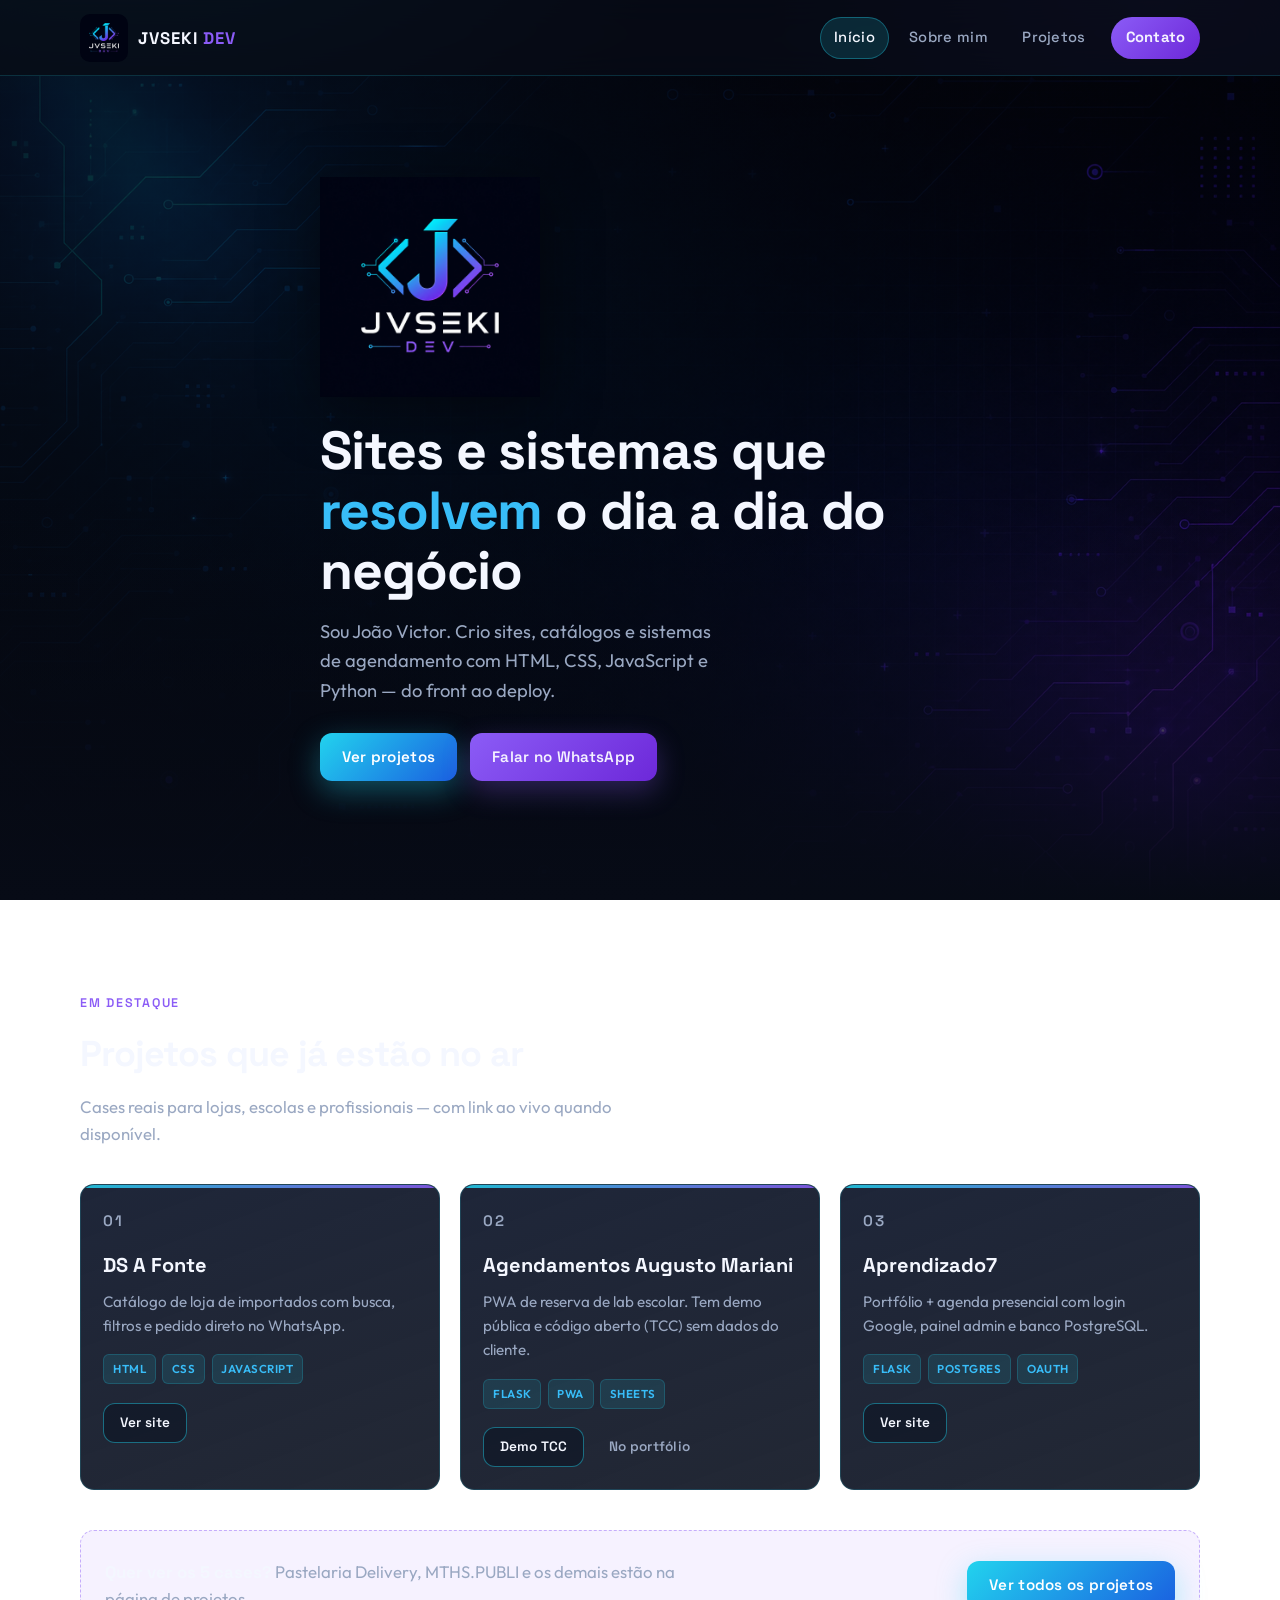
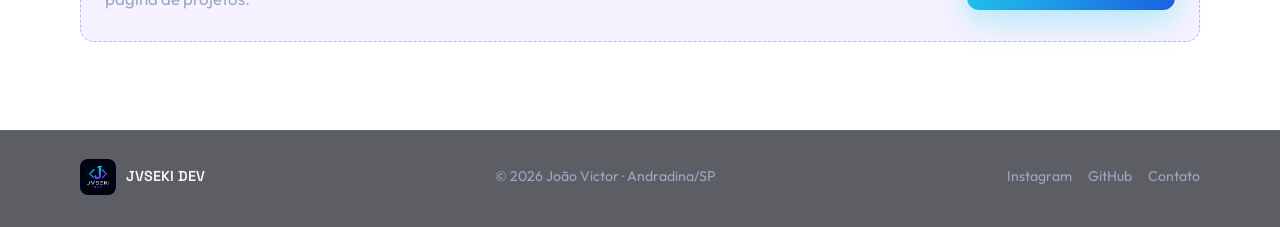
<file: index.html>
<!DOCTYPE html>
<html lang="pt-BR">
<head>
  <meta charset="UTF-8">
  <meta name="viewport" content="width=device-width, initial-scale=1.0">
  <meta name="description" content="JVSEKI — Sites e sistemas web para negócios locais. João Victor, desenvolvedor front-end e Python.">
  <title>JVSEKI DEV — Portfólio</title>
  <link rel="icon" href="assets/logo.png" type="image/png">
  <link rel="preconnect" href="https://fonts.googleapis.com">
  <link rel="preconnect" href="https://fonts.gstatic.com" crossorigin>
  <link href="https://fonts.googleapis.com/css2?family=Outfit:wght@400;500;600;700&family=Space+Grotesk:wght@500;600;700&display=swap" rel="stylesheet">
  <link rel="stylesheet" href="css/style.css">
</head>
<body>
  <header class="site-header">
    <div class="container header-inner">
      <a href="index.html" class="brand" aria-label="JVSEKI DEV — início">
        <img src="assets/logo.png" alt="" class="brand__logo" width="48" height="48">
        <span class="brand__text">JVSEKI <span>DEV</span></span>
      </a>
      <button class="menu-toggle" type="button" aria-label="Abrir menu" aria-expanded="false">
        <span></span><span></span><span></span>
      </button>
      <nav class="nav" aria-label="Principal">
        <a href="index.html" data-page="index.html">Início</a>
        <a href="sobre.html" data-page="sobre.html">Sobre mim</a>
        <a href="projetos.html" data-page="projetos.html">Projetos</a>
        <a href="contato.html" data-page="contato.html" class="nav-cta">Contato</a>
      </nav>
    </div>
  </header>

  <main>
    <section class="hero">
      <div class="hero__bg" role="img" aria-label="Banner JVSEKI DEV"></div>
      <div class="container hero__content">
        <img src="assets/logo.png" alt="JVSEKI DEV" class="hero__brand" width="220" height="220">
        <h1>Sites e sistemas que <em>resolvem</em> o dia a dia do negócio</h1>
        <p class="hero__lead">
          Sou João Victor. Crio sites, catálogos e sistemas de agendamento com HTML, CSS, JavaScript e Python — do front ao deploy.
        </p>
        <div class="hero__actions">
          <a href="projetos.html" class="btn btn-primary">Ver projetos</a>
          <a href="https://wa.me/5518997640335?text=Ol%C3%A1%20Jo%C3%A3o!%20Vim%20pelo%20seu%20portf%C3%B3lio%20e%20gostaria%20de%20um%20or%C3%A7amento." class="btn btn-accent" target="_blank" rel="noopener noreferrer">Falar no WhatsApp</a>
        </div>
      </div>
    </section>

    <section class="section">
      <div class="container">
        <div class="section-head reveal">
          <span class="eyebrow">Em destaque</span>
          <h2>Projetos que já estão no ar</h2>
          <p>Cases reais para lojas, escolas e profissionais — com link ao vivo quando disponível.</p>
        </div>

        <div class="project-grid">
          <article class="project-item reveal">
            <p class="project-item__index">01</p>
            <h3>DS A Fonte</h3>
            <p>Catálogo de loja de importados com busca, filtros e pedido direto no WhatsApp.</p>
            <div class="stack">
              <span>HTML</span><span>CSS</span><span>JavaScript</span>
            </div>
            <div class="project-item__links">
              <a class="btn btn-outline" href="https://ds-story-coral.vercel.app" target="_blank" rel="noopener noreferrer">Ver site</a>
            </div>
          </article>

          <article class="project-item reveal">
            <p class="project-item__index">02</p>
            <h3>Agendamentos Augusto Mariani</h3>
            <p>PWA de reserva de lab escolar. Tem demo pública e código aberto (TCC) sem dados do cliente.</p>
            <div class="stack">
              <span>Flask</span><span>PWA</span><span>Sheets</span>
            </div>
            <div class="project-item__links">
              <a class="btn btn-outline" href="https://labreserva-tcc.vercel.app" target="_blank" rel="noopener noreferrer">Demo TCC</a>
              <a class="btn btn-ghost" href="projetos.html#demo-lab">No portfólio</a>
            </div>
          </article>

          <article class="project-item reveal">
            <p class="project-item__index">03</p>
            <h3>Aprendizado7</h3>
            <p>Portfólio + agenda presencial com login Google, painel admin e banco PostgreSQL.</p>
            <div class="stack">
              <span>Flask</span><span>Postgres</span><span>OAuth</span>
            </div>
            <div class="project-item__links">
              <a class="btn btn-outline" href="https://aprendizado7.vercel.app" target="_blank" rel="noopener noreferrer">Ver site</a>
            </div>
          </article>
        </div>

        <div class="github-banner reveal">
          <p><strong>Quer ver os 5 cases?</strong> Pastelaria Delivery, MTHS.PUBLI e os demais estão na página de projetos.</p>
          <a class="btn btn-primary" href="projetos.html">Ver todos os projetos</a>
        </div>
      </div>
    </section>
  </main>

  <footer class="site-footer">
    <div class="container footer-inner">
      <div class="footer-brand">
        <img src="assets/logo.png" alt="" width="36" height="36">
        <span>JVSEKI DEV</span>
      </div>
      <p class="footer-meta">&copy; <span id="year"></span> João Victor · Andradina/SP</p>
      <div class="footer-links">
        <a href="https://instagram.com/jvseki" target="_blank" rel="noopener noreferrer">Instagram</a>
        <a href="https://github.com/jvseki" target="_blank" rel="noopener noreferrer">GitHub</a>
        <a href="contato.html">Contato</a>
      </div>
    </div>
  </footer>

  <script src="js/main.js"></script>
</body>
</html>
</file>
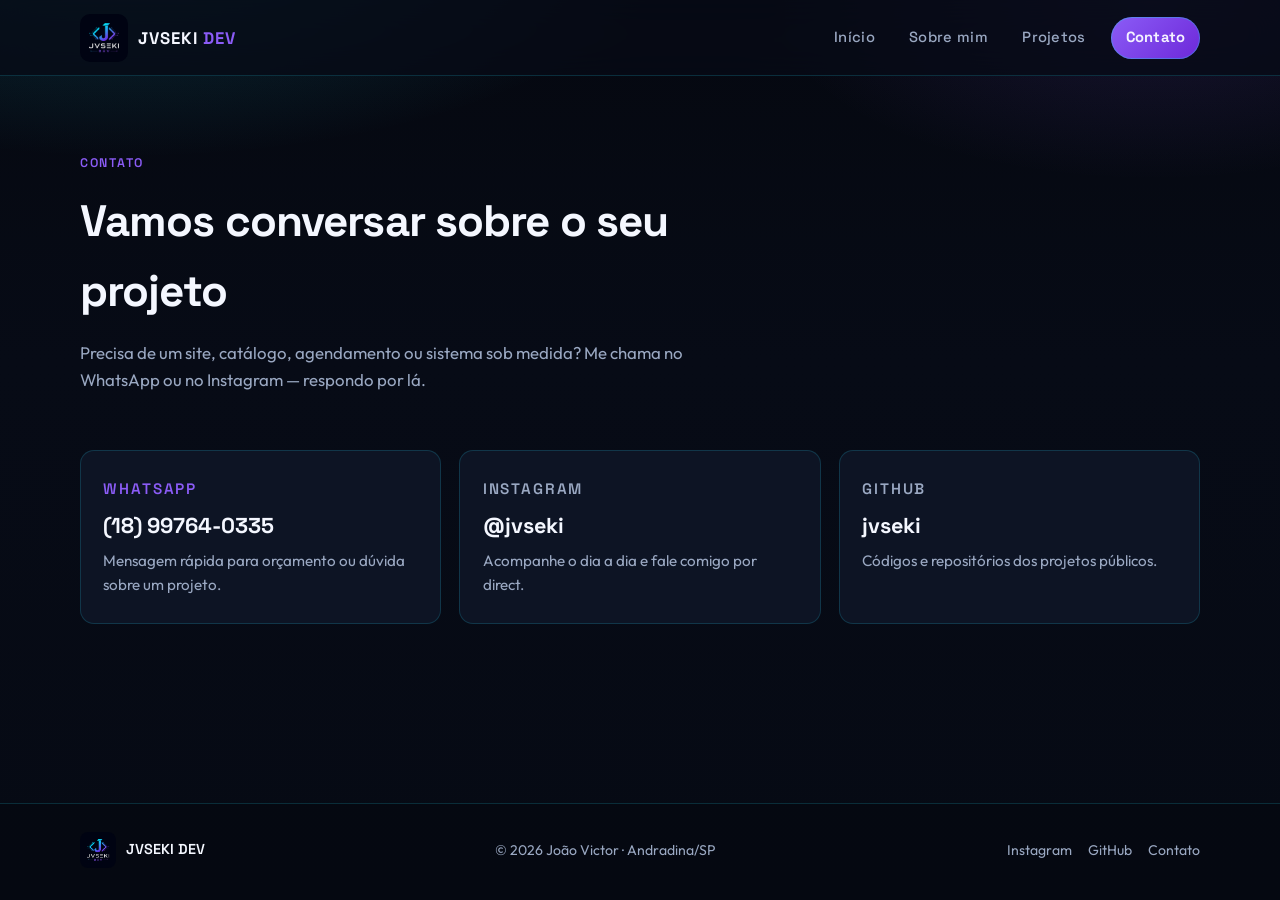
<file: contato.html>
<!DOCTYPE html>
<html lang="pt-BR">
<head>
  <meta charset="UTF-8">
  <meta name="viewport" content="width=device-width, initial-scale=1.0">
  <meta name="description" content="Contato JVSEKI — Instagram @jvseki e WhatsApp (18) 99764-0335. Peça um orçamento.">
  <title>Contato — JVSEKI DEV</title>
  <link rel="icon" href="assets/logo.png" type="image/png">
  <link rel="preconnect" href="https://fonts.googleapis.com">
  <link rel="preconnect" href="https://fonts.gstatic.com" crossorigin>
  <link href="https://fonts.googleapis.com/css2?family=Outfit:wght@400;500;600;700&family=Space+Grotesk:wght@500;600;700&display=swap" rel="stylesheet">
  <link rel="stylesheet" href="css/style.css">
</head>
<body>
  <header class="site-header">
    <div class="container header-inner">
      <a href="index.html" class="brand" aria-label="JVSEKI DEV — início">
        <img src="assets/logo.png" alt="" class="brand__logo" width="48" height="48">
        <span class="brand__text">JVSEKI <span>DEV</span></span>
      </a>
      <button class="menu-toggle" type="button" aria-label="Abrir menu" aria-expanded="false">
        <span></span><span></span><span></span>
      </button>
      <nav class="nav" aria-label="Principal">
        <a href="index.html" data-page="index.html">Início</a>
        <a href="sobre.html" data-page="sobre.html">Sobre mim</a>
        <a href="projetos.html" data-page="projetos.html">Projetos</a>
        <a href="contato.html" data-page="contato.html" class="nav-cta">Contato</a>
      </nav>
    </div>
  </header>

  <main>
    <div class="container">
      <div class="contact-hero reveal">
        <span class="eyebrow">Contato</span>
        <h1>Vamos conversar sobre o seu projeto</h1>
        <p>
          Precisa de um site, catálogo, agendamento ou sistema sob medida?
          Me chama no WhatsApp ou no Instagram — respondo por lá.
        </p>
      </div>

      <div class="contact-channels">
        <a
          class="channel channel--wa reveal"
          href="https://wa.me/5518997640335?text=Ol%C3%A1%20Jo%C3%A3o!%20Vim%20pelo%20seu%20portf%C3%B3lio%20e%20gostaria%20de%20um%20or%C3%A7amento."
          target="_blank"
          rel="noopener noreferrer"
        >
          <p class="channel__label">WhatsApp</p>
          <h2>(18) 99764-0335</h2>
          <p>Mensagem rápida para orçamento ou dúvida sobre um projeto.</p>
        </a>

        <a
          class="channel reveal"
          href="https://instagram.com/jvseki"
          target="_blank"
          rel="noopener noreferrer"
        >
          <p class="channel__label">Instagram</p>
          <h2>@jvseki</h2>
          <p>Acompanhe o dia a dia e fale comigo por direct.</p>
        </a>

        <a
          class="channel reveal"
          href="https://github.com/jvseki"
          target="_blank"
          rel="noopener noreferrer"
        >
          <p class="channel__label">GitHub</p>
          <h2>jvseki</h2>
          <p>Códigos e repositórios dos projetos públicos.</p>
        </a>
      </div>
    </div>
  </main>

  <footer class="site-footer">
    <div class="container footer-inner">
      <div class="footer-brand">
        <img src="assets/logo.png" alt="" width="36" height="36">
        <span>JVSEKI DEV</span>
      </div>
      <p class="footer-meta">&copy; <span id="year"></span> João Victor · Andradina/SP</p>
      <div class="footer-links">
        <a href="https://instagram.com/jvseki" target="_blank" rel="noopener noreferrer">Instagram</a>
        <a href="https://github.com/jvseki" target="_blank" rel="noopener noreferrer">GitHub</a>
        <a href="contato.html">Contato</a>
      </div>
    </div>
  </footer>

  <script src="js/main.js"></script>
</body>
</html>
</file>
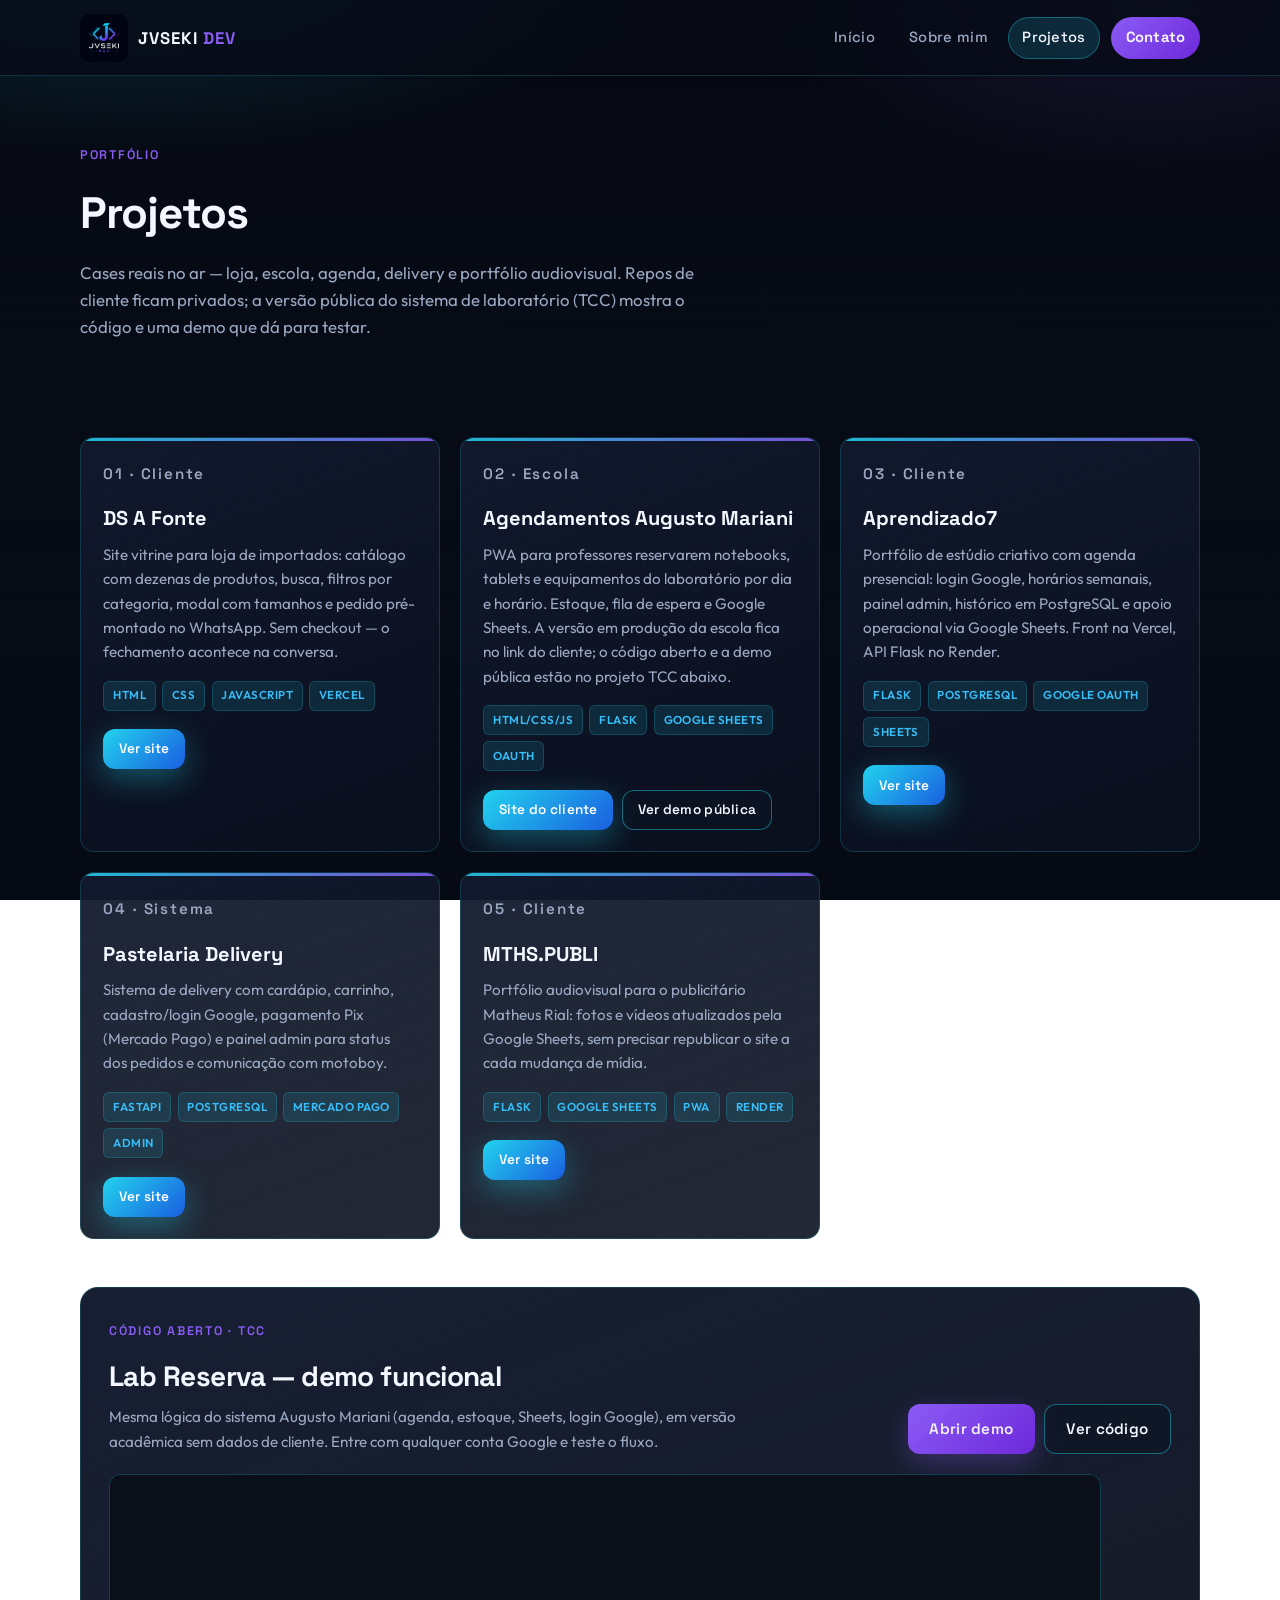
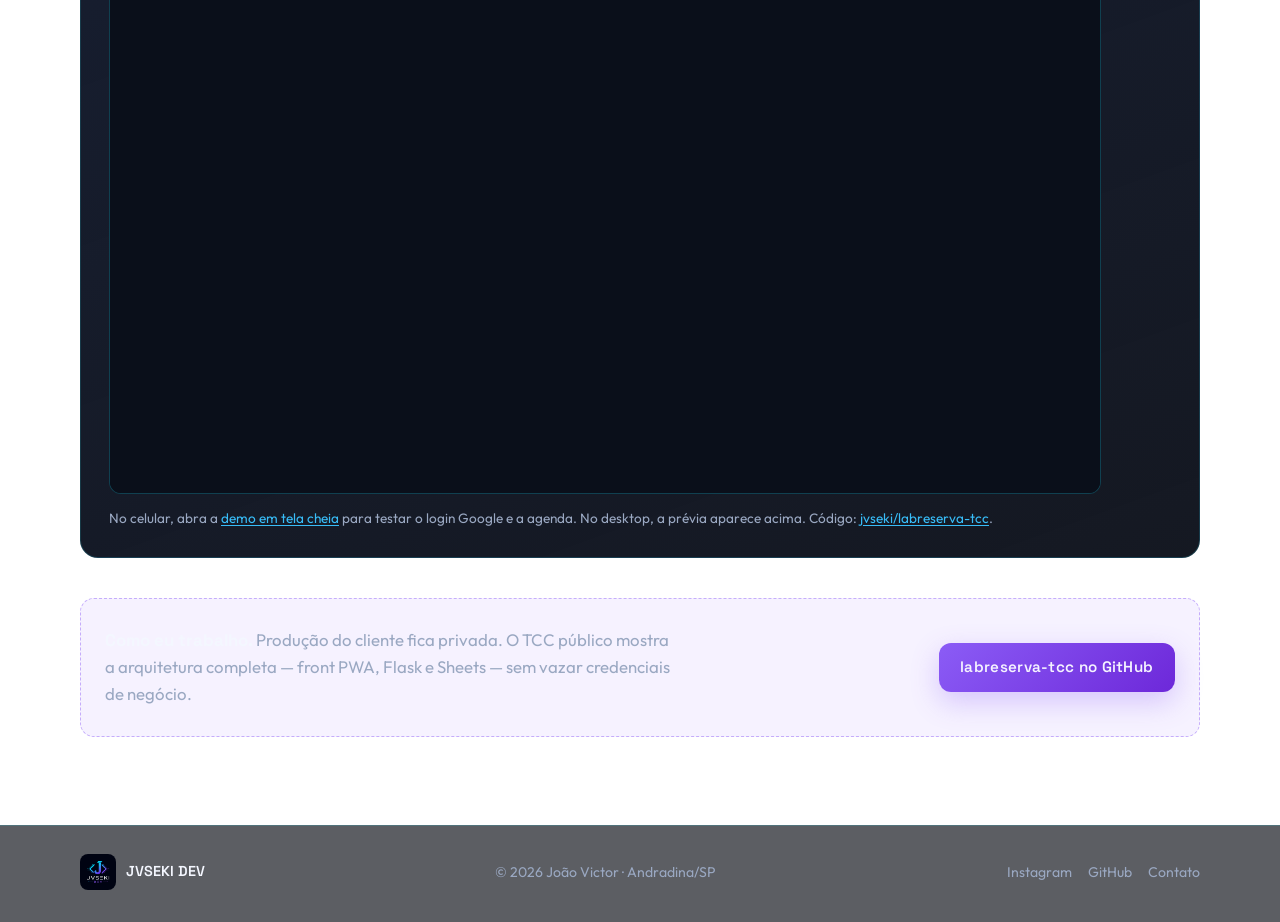
<file: projetos.html>
<!DOCTYPE html>
<html lang="pt-BR">
<head>
  <meta charset="UTF-8">
  <meta name="viewport" content="width=device-width, initial-scale=1.0">
  <meta name="description" content="Projetos JVSEKI — DS A Fonte, Augusto Mariani, Aprendizado7, Pastelaria Delivery e MTHS.PUBLI.">
  <title>Projetos — JVSEKI DEV</title>
  <link rel="icon" href="assets/logo.png" type="image/png">
  <link rel="preconnect" href="https://fonts.googleapis.com">
  <link rel="preconnect" href="https://fonts.gstatic.com" crossorigin>
  <link href="https://fonts.googleapis.com/css2?family=Outfit:wght@400;500;600;700&family=Space+Grotesk:wght@500;600;700&display=swap" rel="stylesheet">
  <link rel="stylesheet" href="css/style.css">
</head>
<body>
  <header class="site-header">
    <div class="container header-inner">
      <a href="index.html" class="brand" aria-label="JVSEKI DEV — início">
        <img src="assets/logo.png" alt="" class="brand__logo" width="48" height="48">
        <span class="brand__text">JVSEKI <span>DEV</span></span>
      </a>
      <button class="menu-toggle" type="button" aria-label="Abrir menu" aria-expanded="false">
        <span></span><span></span><span></span>
      </button>
      <nav class="nav" aria-label="Principal">
        <a href="index.html" data-page="index.html">Início</a>
        <a href="sobre.html" data-page="sobre.html">Sobre mim</a>
        <a href="projetos.html" data-page="projetos.html">Projetos</a>
        <a href="contato.html" data-page="contato.html" class="nav-cta">Contato</a>
      </nav>
    </div>
  </header>

  <main>
    <div class="container page-intro reveal">
      <span class="eyebrow">Portfólio</span>
      <h1>Projetos</h1>
      <p>
        Cases reais no ar — loja, escola, agenda, delivery e portfólio audiovisual.
        Repos de cliente ficam privados; a versão pública do sistema de laboratório (TCC) mostra o código e uma demo que dá para testar.
      </p>
    </div>

    <section class="section">
      <div class="container">
        <div class="project-grid">
          <article class="project-item reveal">
            <p class="project-item__index">01 · Cliente</p>
            <h3>DS A Fonte</h3>
            <p>
              Site vitrine para loja de importados: catálogo com dezenas de produtos, busca, filtros por categoria,
              modal com tamanhos e pedido pré-montado no WhatsApp. Sem checkout — o fechamento acontece na conversa.
            </p>
            <div class="stack">
              <span>HTML</span><span>CSS</span><span>JavaScript</span><span>Vercel</span>
            </div>
            <div class="project-item__links">
              <a class="btn btn-primary" href="https://ds-story-coral.vercel.app" target="_blank" rel="noopener noreferrer">Ver site</a>
            </div>
          </article>

          <article class="project-item reveal" id="mariani">
            <p class="project-item__index">02 · Escola</p>
            <h3>Agendamentos Augusto Mariani</h3>
            <p>
              PWA para professores reservarem notebooks, tablets e equipamentos do laboratório por dia e horário.
              Estoque, fila de espera e Google Sheets. A versão em produção da escola fica no link do cliente;
              o código aberto e a demo pública estão no projeto TCC abaixo.
            </p>
            <div class="stack">
              <span>HTML/CSS/JS</span><span>Flask</span><span>Google Sheets</span><span>OAuth</span>
            </div>
            <div class="project-item__links">
              <a class="btn btn-primary" href="https://augustomarianireserva.vercel.app" target="_blank" rel="noopener noreferrer">Site do cliente</a>
              <a class="btn btn-outline" href="#demo-lab">Ver demo pública</a>
            </div>
          </article>

          <article class="project-item reveal">
            <p class="project-item__index">03 · Cliente</p>
            <h3>Aprendizado7</h3>
            <p>
              Portfólio de estúdio criativo com agenda presencial: login Google, horários semanais, painel admin,
              histórico em PostgreSQL e apoio operacional via Google Sheets. Front na Vercel, API Flask no Render.
            </p>
            <div class="stack">
              <span>Flask</span><span>PostgreSQL</span><span>Google OAuth</span><span>Sheets</span>
            </div>
            <div class="project-item__links">
              <a class="btn btn-primary" href="https://aprendizado7.vercel.app" target="_blank" rel="noopener noreferrer">Ver site</a>
            </div>
          </article>

          <article class="project-item reveal">
            <p class="project-item__index">04 · Sistema</p>
            <h3>Pastelaria Delivery</h3>
            <p>
              Sistema de delivery com cardápio, carrinho, cadastro/login Google, pagamento Pix (Mercado Pago)
              e painel admin para status dos pedidos e comunicação com motoboy.
            </p>
            <div class="stack">
              <span>FastAPI</span><span>PostgreSQL</span><span>Mercado Pago</span><span>Admin</span>
            </div>
            <div class="project-item__links">
              <a class="btn btn-primary" href="https://pastelaria-mu.vercel.app" target="_blank" rel="noopener noreferrer">Ver site</a>
            </div>
          </article>

          <article class="project-item reveal">
            <p class="project-item__index">05 · Cliente</p>
            <h3>MTHS.PUBLI</h3>
            <p>
              Portfólio audiovisual para o publicitário Matheus Rial: fotos e vídeos atualizados pela Google Sheets,
              sem precisar republicar o site a cada mudança de mídia.
            </p>
            <div class="stack">
              <span>Flask</span><span>Google Sheets</span><span>PWA</span><span>Render</span>
            </div>
            <div class="project-item__links">
              <a class="btn btn-primary" href="https://portfolio-matheus-rial.onrender.com" target="_blank" rel="noopener noreferrer">Ver site</a>
            </div>
          </article>
        </div>

        <div class="demo-block reveal" id="demo-lab">
          <div class="demo-block__head">
            <div>
              <span class="eyebrow">Código aberto · TCC</span>
              <h2>Lab Reserva — demo funcional</h2>
              <p>
                Mesma lógica do sistema Augusto Mariani (agenda, estoque, Sheets, login Google),
                em versão acadêmica sem dados de cliente. Entre com qualquer conta Google e teste o fluxo.
              </p>
            </div>
            <div class="demo-block__actions">
              <a class="btn btn-accent" href="https://labreserva-tcc.vercel.app" target="_blank" rel="noopener noreferrer">Abrir demo</a>
              <a class="btn btn-outline" href="https://github.com/jvseki/labreserva-tcc" target="_blank" rel="noopener noreferrer">Ver código</a>
            </div>
          </div>
          <div class="demo-frame-wrap">
            <iframe
              src="https://labreserva-tcc.vercel.app"
              title="Demo Lab Reserva TCC — agendamento de notebooks"
              loading="lazy"
              referrerpolicy="no-referrer-when-downgrade"
              allow="fullscreen"
            ></iframe>
          </div>
          <p class="demo-frame-note">
            No celular, abra a
            <a href="https://labreserva-tcc.vercel.app" target="_blank" rel="noopener noreferrer">demo em tela cheia</a>
            para testar o login Google e a agenda. No desktop, a prévia aparece acima. Código:
            <a href="https://github.com/jvseki/labreserva-tcc" target="_blank" rel="noopener noreferrer">jvseki/labreserva-tcc</a>.
          </p>
        </div>

        <div class="github-banner reveal">
          <p>
            <strong>Como eu trabalho.</strong>
            Produção do cliente fica privada. O TCC público mostra a arquitetura completa — front PWA, Flask e Sheets — sem vazar credenciais de negócio.
          </p>
          <a class="btn btn-accent" href="https://github.com/jvseki/labreserva-tcc" target="_blank" rel="noopener noreferrer">labreserva-tcc no GitHub</a>
        </div>
      </div>
    </section>
  </main>

  <footer class="site-footer">
    <div class="container footer-inner">
      <div class="footer-brand">
        <img src="assets/logo.png" alt="" width="36" height="36">
        <span>JVSEKI DEV</span>
      </div>
      <p class="footer-meta">&copy; <span id="year"></span> João Victor · Andradina/SP</p>
      <div class="footer-links">
        <a href="https://instagram.com/jvseki" target="_blank" rel="noopener noreferrer">Instagram</a>
        <a href="https://github.com/jvseki" target="_blank" rel="noopener noreferrer">GitHub</a>
        <a href="contato.html">Contato</a>
      </div>
    </div>
  </footer>

  <script src="js/main.js"></script>
</body>
</html>
</file>
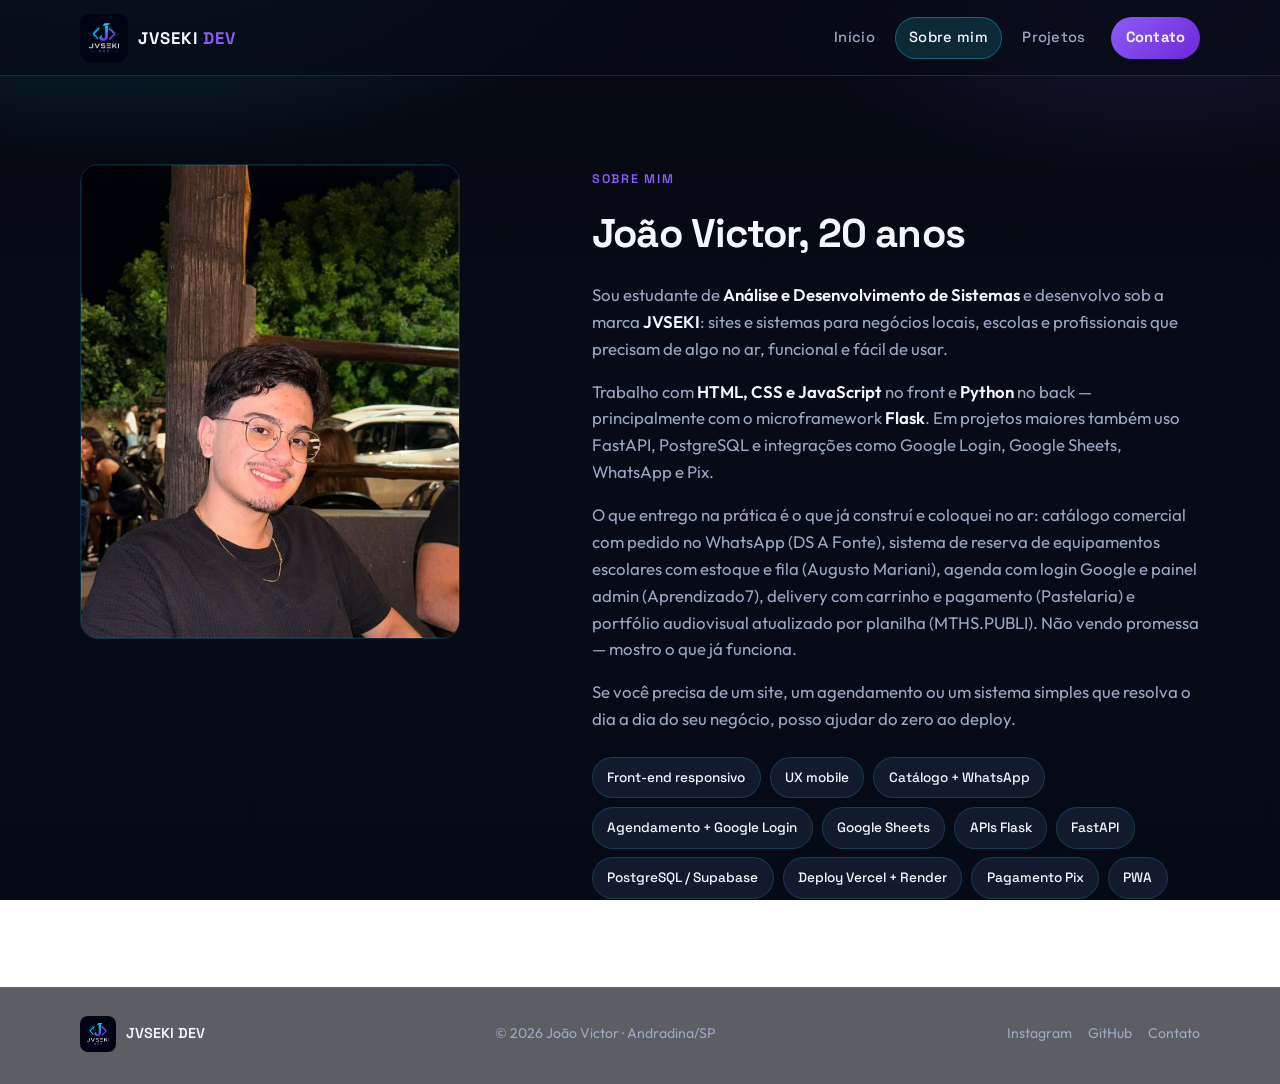
<file: sobre.html>
<!DOCTYPE html>
<html lang="pt-BR">
<head>
  <meta charset="UTF-8">
  <meta name="viewport" content="width=device-width, initial-scale=1.0">
  <meta name="description" content="Sobre João Victor — estudante de ADS e desenvolvedor JVSEKI. Sites, agendamentos e sistemas web.">
  <title>Sobre mim — JVSEKI DEV</title>
  <link rel="icon" href="assets/logo.png" type="image/png">
  <link rel="preconnect" href="https://fonts.googleapis.com">
  <link rel="preconnect" href="https://fonts.gstatic.com" crossorigin>
  <link href="https://fonts.googleapis.com/css2?family=Outfit:wght@400;500;600;700&family=Space+Grotesk:wght@500;600;700&display=swap" rel="stylesheet">
  <link rel="stylesheet" href="css/style.css">
</head>
<body>
  <header class="site-header">
    <div class="container header-inner">
      <a href="index.html" class="brand" aria-label="JVSEKI DEV — início">
        <img src="assets/logo.png" alt="" class="brand__logo" width="48" height="48">
        <span class="brand__text">JVSEKI <span>DEV</span></span>
      </a>
      <button class="menu-toggle" type="button" aria-label="Abrir menu" aria-expanded="false">
        <span></span><span></span><span></span>
      </button>
      <nav class="nav" aria-label="Principal">
        <a href="index.html" data-page="index.html">Início</a>
        <a href="sobre.html" data-page="sobre.html">Sobre mim</a>
        <a href="projetos.html" data-page="projetos.html">Projetos</a>
        <a href="contato.html" data-page="contato.html" class="nav-cta">Contato</a>
      </nav>
    </div>
  </header>

  <main>
    <section class="section">
      <div class="container about-layout">
        <div class="about-photo reveal">
          <img src="assets/foto.png" alt="João Victor, desenvolvedor JVSEKI" width="760" height="950">
        </div>

        <div class="about-copy reveal">
          <span class="eyebrow">Sobre mim</span>
          <h1>João Victor, 20 anos</h1>
          <p>
            Sou estudante de <strong>Análise e Desenvolvimento de Sistemas</strong> e desenvolvo sob a marca
            <strong>JVSEKI</strong>: sites e sistemas para negócios locais, escolas e profissionais que precisam
            de algo no ar, funcional e fácil de usar.
          </p>
          <p>
            Trabalho com <strong>HTML, CSS e JavaScript</strong> no front e <strong>Python</strong> no back —
            principalmente com o microframework <strong>Flask</strong>. Em projetos maiores também uso FastAPI,
            PostgreSQL e integrações como Google Login, Google Sheets, WhatsApp e Pix.
          </p>
          <p>
            O que entrego na prática é o que já construí e coloquei no ar: catálogo comercial com pedido no WhatsApp
            (DS A Fonte), sistema de reserva de equipamentos escolares com estoque e fila (Augusto Mariani),
            agenda com login Google e painel admin (Aprendizado7), delivery com carrinho e pagamento (Pastelaria)
            e portfólio audiovisual atualizado por planilha (MTHS.PUBLI). Não vendo promessa — mostro o que já funciona.
          </p>
          <p>
            Se você precisa de um site, um agendamento ou um sistema simples que resolva o dia a dia do seu negócio,
            posso ajudar do zero ao deploy.
          </p>

          <ul class="skills" aria-label="Competências">
            <li>Front-end responsivo</li>
            <li>UX mobile</li>
            <li>Catálogo + WhatsApp</li>
            <li>Agendamento + Google Login</li>
            <li>Google Sheets</li>
            <li>APIs Flask</li>
            <li>FastAPI</li>
            <li>PostgreSQL / Supabase</li>
            <li>Deploy Vercel + Render</li>
            <li>Pagamento Pix</li>
            <li>PWA</li>
          </ul>
        </div>
      </div>
    </section>
  </main>

  <footer class="site-footer">
    <div class="container footer-inner">
      <div class="footer-brand">
        <img src="assets/logo.png" alt="" width="36" height="36">
        <span>JVSEKI DEV</span>
      </div>
      <p class="footer-meta">&copy; <span id="year"></span> João Victor · Andradina/SP</p>
      <div class="footer-links">
        <a href="https://instagram.com/jvseki" target="_blank" rel="noopener noreferrer">Instagram</a>
        <a href="https://github.com/jvseki" target="_blank" rel="noopener noreferrer">GitHub</a>
        <a href="contato.html">Contato</a>
      </div>
    </div>
  </footer>

  <script src="js/main.js"></script>
</body>
</html>
</file>
<file: css/style.css>
/* ========== JVSEKI Design System ========== */
:root {
  --bg: #070b16;
  --bg-elevated: #0d1424;
  --bg-soft: #121a2e;
  --navy: #0a1220;
  --blue: #22d3ee;
  --blue-bright: #38bdf8;
  --orange: #8b5cf6;
  --orange-soft: #a78bfa;
  --text: #f4f7ff;
  --muted: #9aa8c2;
  --border: rgba(34, 211, 238, 0.18);
  --glow-blue: rgba(34, 211, 238, 0.35);
  --glow-orange: rgba(139, 92, 246, 0.3);
  --radius: 14px;
  --max: 1120px;
  --header-h: 76px;
  --font-display: "Space Grotesk", system-ui, sans-serif;
  --font-body: "Outfit", system-ui, sans-serif;
  --ease: cubic-bezier(0.22, 1, 0.36, 1);
}

*,
*::before,
*::after {
  box-sizing: border-box;
  margin: 0;
  padding: 0;
}

html {
  scroll-behavior: smooth;
}

body {
  min-height: 100vh;
  display: flex;
  flex-direction: column;
  font-family: var(--font-body);
  font-size: 1.05rem;
  line-height: 1.6;
  color: var(--text);
  background:
    radial-gradient(ellipse 80% 50% at 10% -10%, rgba(34, 211, 238, 0.22), transparent 55%),
    radial-gradient(ellipse 60% 40% at 90% 0%, rgba(139, 92, 246, 0.14), transparent 50%),
    linear-gradient(180deg, #050810 0%, var(--bg) 40%, #060a14 100%);
  background-attachment: fixed;
  -webkit-font-smoothing: antialiased;
  overflow-x: hidden;
}

body.nav-open {
  overflow: hidden;
}

main {
  flex: 1;
}

img {
  max-width: 100%;
  display: block;
}

a {
  color: inherit;
  text-decoration: none;
}

ul {
  list-style: none;
}

button {
  font: inherit;
  border: none;
  background: none;
  cursor: pointer;
  color: inherit;
}

.container {
  width: min(100% - 2.5rem, var(--max));
  margin-inline: auto;
}

/* ========== Header / Nav ========== */
.site-header {
  position: sticky;
  top: 0;
  z-index: 100;
  height: var(--header-h);
  backdrop-filter: blur(16px);
  background: rgba(7, 11, 22, 0.78);
  border-bottom: 1px solid var(--border);
}

.header-inner {
  height: var(--header-h);
  display: flex;
  align-items: center;
  justify-content: space-between;
  gap: 1rem;
}

.brand {
  display: inline-flex;
  align-items: center;
  gap: 0.65rem;
  flex-shrink: 0;
}

.brand__logo {
  width: 48px;
  height: 48px;
  object-fit: contain;
  border-radius: 10px;
}

.brand__text {
  font-family: var(--font-display);
  font-weight: 700;
  font-size: 1.05rem;
  letter-spacing: 0.06em;
}

.brand__text span {
  color: var(--orange);
}

.nav {
  display: flex;
  align-items: center;
  gap: 0.35rem;
}

.nav a {
  font-family: var(--font-display);
  font-size: 0.92rem;
  font-weight: 500;
  letter-spacing: 0.02em;
  padding: 0.55rem 0.9rem;
  border-radius: 999px;
  color: var(--muted);
  transition: color 0.25s var(--ease), background 0.25s var(--ease);
}

.nav a:hover {
  color: var(--text);
}

.nav a.is-active {
  color: var(--text);
  background: rgba(34, 211, 238, 0.15);
  box-shadow: inset 0 0 0 1px rgba(34, 211, 238, 0.35);
}

.nav-cta {
  margin-left: 0.35rem;
  background: linear-gradient(135deg, var(--orange), #6d28d9) !important;
  color: #f5f3ff !important;
  font-weight: 700 !important;
}

.nav-cta:hover {
  filter: brightness(1.08);
}

.menu-toggle {
  display: none;
  width: 44px;
  height: 44px;
  border-radius: 10px;
  border: 1px solid var(--border);
  align-items: center;
  justify-content: center;
  flex-direction: column;
  gap: 5px;
  background: var(--bg-elevated);
}

.menu-toggle span {
  display: block;
  width: 18px;
  height: 2px;
  background: var(--text);
  border-radius: 2px;
  transition: transform 0.3s var(--ease), opacity 0.3s var(--ease);
}

.menu-toggle.is-open span:nth-child(1) {
  transform: translateY(7px) rotate(45deg);
}

.menu-toggle.is-open span:nth-child(2) {
  opacity: 0;
}

.menu-toggle.is-open span:nth-child(3) {
  transform: translateY(-7px) rotate(-45deg);
}

/* ========== Buttons ========== */
.btn {
  display: inline-flex;
  align-items: center;
  justify-content: center;
  gap: 0.5rem;
  min-height: 48px;
  padding: 0.75rem 1.35rem;
  border-radius: 12px;
  font-family: var(--font-display);
  font-weight: 600;
  font-size: 0.95rem;
  letter-spacing: 0.02em;
  transition: transform 0.25s var(--ease), box-shadow 0.25s var(--ease), filter 0.25s var(--ease), background 0.25s var(--ease);
}

.btn:hover {
  transform: translateY(-2px);
}

.btn-primary {
  background: linear-gradient(135deg, var(--blue), #1a5fe0);
  color: #fff;
  box-shadow: 0 10px 30px var(--glow-blue);
}

.btn-primary:hover {
  filter: brightness(1.08);
}

.btn-accent {
  background: linear-gradient(135deg, var(--orange), #6d28d9);
  color: #f5f3ff;
  box-shadow: 0 10px 28px var(--glow-orange);
}

.btn-outline {
  border: 1px solid rgba(34, 211, 238, 0.45);
  background: rgba(13, 20, 36, 0.6);
  color: var(--text);
}

.btn-outline:hover {
  border-color: var(--blue-bright);
  background: rgba(34, 211, 238, 0.12);
}

.btn-ghost {
  border: 1px solid transparent;
  color: var(--muted);
}

.btn-ghost:hover {
  color: var(--text);
  border-color: var(--border);
}

/* ========== Hero ========== */
.hero {
  position: relative;
  min-height: calc(100vh - var(--header-h));
  display: grid;
  align-items: stretch;
  overflow: hidden;
}

.hero__bg {
  position: absolute;
  inset: 0;
  background:
    linear-gradient(105deg, rgba(5, 8, 16, 0.88) 0%, rgba(5, 8, 16, 0.55) 48%, rgba(5, 8, 16, 0.28) 100%),
    url("../assets/hero-banner.png") right center / cover no-repeat;
  z-index: 0;
}

.hero__bg::after {
  content: "";
  position: absolute;
  inset: 0;
  background: linear-gradient(180deg, transparent 50%, var(--bg) 100%);
}

.hero__content {
  position: relative;
  z-index: 1;
  display: flex;
  flex-direction: column;
  justify-content: center;
  padding: clamp(3rem, 8vh, 5.5rem) 0 clamp(4rem, 10vh, 6rem);
  max-width: 640px;
}

.hero__brand {
  width: min(220px, 55vw);
  margin-bottom: 1.5rem;
  filter: drop-shadow(0 12px 30px rgba(0, 0, 0, 0.45));
  animation: heroIn 0.9s var(--ease) both;
}

.hero h1 {
  font-family: var(--font-display);
  font-size: clamp(2.1rem, 5vw, 3.35rem);
  font-weight: 700;
  line-height: 1.12;
  letter-spacing: -0.02em;
  margin-bottom: 1rem;
  animation: heroIn 0.9s 0.08s var(--ease) both;
}

.hero h1 em {
  font-style: normal;
  color: var(--blue-bright);
}

.hero__lead {
  color: var(--muted);
  font-size: clamp(1rem, 2vw, 1.15rem);
  max-width: 34ch;
  margin-bottom: 1.75rem;
  animation: heroIn 0.9s 0.16s var(--ease) both;
}

.hero__actions {
  display: flex;
  flex-wrap: wrap;
  gap: 0.85rem;
  animation: heroIn 0.9s 0.24s var(--ease) both;
}

@keyframes heroIn {
  from {
    opacity: 0;
    transform: translateY(22px);
  }
  to {
    opacity: 1;
    transform: translateY(0);
  }
}

/* ========== Sections ========== */
.section {
  padding: clamp(3.5rem, 8vw, 5.5rem) 0;
}

.section-head {
  margin-bottom: 2.25rem;
  max-width: 38rem;
}

.section-head h2 {
  font-family: var(--font-display);
  font-size: clamp(1.7rem, 3.5vw, 2.25rem);
  font-weight: 700;
  letter-spacing: -0.02em;
  margin-bottom: 0.65rem;
}

.section-head p {
  color: var(--muted);
}

.eyebrow {
  display: inline-block;
  font-family: var(--font-display);
  font-size: 0.78rem;
  font-weight: 600;
  letter-spacing: 0.14em;
  text-transform: uppercase;
  color: var(--orange);
  margin-bottom: 0.75rem;
}

/* ========== Project grid / items ========== */
.project-grid {
  display: grid;
  grid-template-columns: repeat(auto-fit, minmax(min(100%, 300px), 1fr));
  gap: 1.25rem;
}

.project-item {
  position: relative;
  padding: 1.5rem 1.4rem 1.35rem;
  border-radius: var(--radius);
  background: linear-gradient(160deg, rgba(18, 26, 46, 0.95), rgba(10, 16, 30, 0.9));
  border: 1px solid var(--border);
  transition: transform 0.35s var(--ease), border-color 0.35s var(--ease), box-shadow 0.35s var(--ease);
  overflow: hidden;
}

.project-item::before {
  content: "";
  position: absolute;
  top: 0;
  left: 0;
  right: 0;
  height: 3px;
  background: linear-gradient(90deg, var(--blue), var(--orange));
  opacity: 0.85;
}

.project-item:hover {
  transform: translateY(-6px);
  border-color: rgba(34, 211, 238, 0.4);
  box-shadow: 0 18px 40px rgba(0, 0, 0, 0.35), 0 0 0 1px rgba(34, 211, 238, 0.12);
}

.project-item__index {
  font-family: var(--font-display);
  font-size: 0.75rem;
  font-weight: 600;
  letter-spacing: 0.12em;
  color: var(--blue-bright);
  margin-bottom: 0.65rem;
}

.project-item h3 {
  font-family: var(--font-display);
  font-size: 1.25rem;
  font-weight: 700;
  margin-bottom: 0.55rem;
}

.project-item p {
  color: var(--muted);
  font-size: 0.95rem;
  margin-bottom: 1rem;
}

.stack {
  display: flex;
  flex-wrap: wrap;
  gap: 0.4rem;
  margin-bottom: 1.15rem;
}

.stack span {
  font-size: 0.72rem;
  font-weight: 600;
  letter-spacing: 0.04em;
  text-transform: uppercase;
  padding: 0.3rem 0.55rem;
  border-radius: 6px;
  background: rgba(34, 211, 238, 0.12);
  color: var(--blue-bright);
  border: 1px solid rgba(34, 211, 238, 0.2);
}

.project-item__links {
  display: flex;
  flex-wrap: wrap;
  gap: 0.55rem;
}

.project-item__links .btn {
  min-height: 40px;
  padding: 0.5rem 0.95rem;
  font-size: 0.85rem;
}

.github-banner {
  margin-top: 2.5rem;
  padding: 1.75rem 1.5rem;
  border-radius: var(--radius);
  border: 1px dashed rgba(139, 92, 246, 0.45);
  background: rgba(139, 92, 246, 0.08);
  display: flex;
  flex-wrap: wrap;
  align-items: center;
  justify-content: space-between;
  gap: 1rem;
}

.github-banner p {
  color: var(--muted);
  max-width: 36rem;
}

.github-banner strong {
  color: var(--text);
  font-family: var(--font-display);
}

/* ========== Live demo embed ========== */
.demo-block {
  margin-top: 3rem;
  padding: 1.75rem;
  border-radius: calc(var(--radius) + 4px);
  border: 1px solid var(--border);
  background: linear-gradient(160deg, rgba(18, 26, 46, 0.98), rgba(8, 12, 22, 0.95));
}

.demo-block__head {
  display: flex;
  flex-wrap: wrap;
  align-items: flex-end;
  justify-content: space-between;
  gap: 1rem;
  margin-bottom: 1.25rem;
}

.demo-block__head h2 {
  font-family: var(--font-display);
  font-size: clamp(1.35rem, 3vw, 1.75rem);
  font-weight: 700;
  letter-spacing: -0.02em;
  margin-bottom: 0.4rem;
}

.demo-block__head p {
  color: var(--muted);
  max-width: 40rem;
  font-size: 0.95rem;
}

.demo-block__actions {
  display: flex;
  flex-wrap: wrap;
  gap: 0.55rem;
}

.demo-frame-wrap {
  position: relative;
  border-radius: 12px;
  overflow: hidden;
  border: 1px solid rgba(34, 211, 238, 0.25);
  background: #0a0f1a;
  aspect-ratio: 16 / 10;
  min-height: 320px;
  max-height: 620px;
}

.demo-frame-wrap iframe {
  width: 100%;
  height: 100%;
  border: 0;
  display: block;
  background: #0a0f1a;
}

.demo-frame-note {
  margin-top: 0.85rem;
  font-size: 0.85rem;
  color: var(--muted);
}

.demo-frame-note a {
  color: var(--blue-bright);
  text-decoration: underline;
  text-underline-offset: 2px;
}

@media (max-width: 700px) {
  .demo-block {
    padding: 1.15rem;
  }

  .demo-block__actions {
    width: 100%;
  }

  .demo-block__actions .btn {
    flex: 1 1 auto;
    min-width: calc(50% - 0.3rem);
  }

  .demo-frame-wrap {
    display: none;
  }

  .demo-frame-note {
    margin-top: 0;
    padding: 0.95rem 1rem;
    border-radius: 10px;
    background: rgba(34, 211, 238, 0.08);
    border: 1px solid var(--border);
  }
}

/* ========== About ========== */
.about-layout {
  display: grid;
  grid-template-columns: minmax(0, 0.9fr) minmax(0, 1.2fr);
  gap: clamp(2rem, 5vw, 3.5rem);
  align-items: start;
}

.about-photo {
  position: relative;
  border-radius: 18px;
  overflow: hidden;
  border: 1px solid var(--border);
  aspect-ratio: 4 / 5;
  max-width: 380px;
}

.about-photo img {
  width: 100%;
  height: 100%;
  object-fit: cover;
  object-position: center top;
}

.about-photo::after {
  content: "";
  position: absolute;
  inset: 0;
  box-shadow: inset 0 0 0 1px rgba(255, 255, 255, 0.06);
  pointer-events: none;
}

.about-copy h1 {
  font-family: var(--font-display);
  font-size: clamp(1.9rem, 4vw, 2.5rem);
  font-weight: 700;
  letter-spacing: -0.02em;
  margin-bottom: 1rem;
}

.about-copy p {
  color: var(--muted);
  margin-bottom: 1rem;
}

.about-copy p strong {
  color: var(--text);
  font-weight: 600;
}

.skills {
  display: flex;
  flex-wrap: wrap;
  gap: 0.55rem;
  margin-top: 1.5rem;
}

.skills li {
  font-family: var(--font-display);
  font-size: 0.85rem;
  font-weight: 500;
  padding: 0.55rem 0.9rem;
  border-radius: 999px;
  background: var(--bg-soft);
  border: 1px solid var(--border);
  color: var(--text);
}

/* ========== Contact ========== */
.contact-hero {
  padding-top: clamp(3rem, 7vw, 4.5rem);
  padding-bottom: 1rem;
  max-width: 40rem;
}

.contact-hero h1 {
  font-family: var(--font-display);
  font-size: clamp(2rem, 4vw, 2.75rem);
  font-weight: 700;
  letter-spacing: -0.02em;
  margin-bottom: 0.85rem;
}

.contact-hero p {
  color: var(--muted);
}

.contact-channels {
  display: grid;
  grid-template-columns: repeat(auto-fit, minmax(min(100%, 260px), 1fr));
  gap: 1.15rem;
  margin-top: 2.5rem;
  margin-bottom: 3rem;
}

.channel {
  display: block;
  padding: 1.6rem 1.4rem;
  border-radius: var(--radius);
  border: 1px solid var(--border);
  background: var(--bg-elevated);
  transition: transform 0.3s var(--ease), border-color 0.3s var(--ease), box-shadow 0.3s var(--ease);
}

.channel:hover {
  transform: translateY(-4px);
  border-color: rgba(34, 211, 238, 0.45);
  box-shadow: 0 16px 36px rgba(0, 0, 0, 0.3);
}

.channel--wa:hover {
  border-color: rgba(139, 92, 246, 0.55);
}

.channel__label {
  font-family: var(--font-display);
  font-size: 0.75rem;
  font-weight: 600;
  letter-spacing: 0.12em;
  text-transform: uppercase;
  color: var(--blue-bright);
  margin-bottom: 0.5rem;
}

.channel--wa .channel__label {
  color: var(--orange);
}

.channel h2 {
  font-family: var(--font-display);
  font-size: 1.35rem;
  margin-bottom: 0.35rem;
}

.channel p {
  color: var(--muted);
  font-size: 0.95rem;
}

/* ========== Page intro (non-home) ========== */
.page-intro {
  padding: clamp(2.75rem, 6vw, 4rem) 0 0.5rem;
}

.page-intro h1 {
  font-family: var(--font-display);
  font-size: clamp(2rem, 4vw, 2.75rem);
  font-weight: 700;
  letter-spacing: -0.02em;
  margin-bottom: 0.75rem;
}

.page-intro p {
  color: var(--muted);
  max-width: 40rem;
}

/* ========== Reveal animation ========== */
.reveal {
  opacity: 0;
  transform: translateY(24px);
  transition: opacity 0.7s var(--ease), transform 0.7s var(--ease);
}

.reveal.is-visible {
  opacity: 1;
  transform: translateY(0);
}

/* ========== Footer ========== */
.site-footer {
  margin-top: auto;
  border-top: 1px solid var(--border);
  padding: 1.75rem 0 2rem;
  background: rgba(5, 8, 16, 0.65);
}

.footer-inner {
  display: flex;
  flex-wrap: wrap;
  align-items: center;
  justify-content: space-between;
  gap: 1rem;
}

.footer-brand {
  display: flex;
  align-items: center;
  gap: 0.6rem;
}

.footer-brand img {
  width: 36px;
  height: 36px;
  object-fit: contain;
  border-radius: 8px;
}

.footer-brand span {
  font-family: var(--font-display);
  font-weight: 600;
  font-size: 0.9rem;
}

.footer-meta {
  color: var(--muted);
  font-size: 0.88rem;
}

.footer-links {
  display: flex;
  gap: 1rem;
}

.footer-links a {
  color: var(--muted);
  font-size: 0.88rem;
  transition: color 0.2s;
}

.footer-links a:hover {
  color: var(--blue-bright);
}

/* ========== Responsive ========== */
@media (max-width: 860px) {
  :root {
    --header-h: 64px;
  }

  body {
    background-attachment: scroll;
    font-size: 1rem;
  }

  .menu-toggle {
    display: inline-flex;
  }

  .nav {
    position: fixed;
    inset: var(--header-h) 0 0 0;
    flex-direction: column;
    align-items: stretch;
    gap: 0.35rem;
    padding: 1.15rem 1.25rem calc(1.5rem + env(safe-area-inset-bottom, 0px));
    background: rgba(5, 8, 16, 0.98);
    border-bottom: none;
    transform: translateY(-8px);
    opacity: 0;
    pointer-events: none;
    transition: transform 0.3s var(--ease), opacity 0.3s var(--ease);
    overflow-y: auto;
    z-index: 99;
  }

  .nav.is-open {
    transform: translateY(0);
    opacity: 1;
    pointer-events: auto;
  }

  .nav a {
    padding: 1rem 1.1rem;
    border-radius: 12px;
    font-size: 1.05rem;
    min-height: 48px;
    display: flex;
    align-items: center;
    background: rgba(18, 26, 46, 0.55);
    border: 1px solid transparent;
  }

  .nav a.is-active {
    border-color: rgba(34, 211, 238, 0.35);
  }

  .nav-cta {
    margin-left: 0;
    margin-top: 0.35rem;
    justify-content: center;
    text-align: center;
  }

  .hero {
    min-height: auto;
  }

  .hero__bg {
    background:
      linear-gradient(180deg, rgba(5, 8, 16, 0.35) 0%, rgba(5, 8, 16, 0.78) 42%, var(--bg) 100%),
      url("../assets/hero-banner.png") center 30% / cover no-repeat;
  }

  .hero__content {
    max-width: 100%;
    min-height: min(92vh, 760px);
    justify-content: flex-end;
    padding-top: 3rem;
    padding-bottom: clamp(2.5rem, 8vh, 4rem);
  }

  .hero__brand {
    width: min(150px, 42vw);
    margin-bottom: 1.1rem;
  }

  .hero h1 {
    font-size: clamp(1.85rem, 7.2vw, 2.35rem);
  }

  .hero__lead {
    max-width: none;
    font-size: 1rem;
  }

  .hero__actions {
    flex-direction: column;
    align-items: stretch;
  }

  .hero__actions .btn {
    width: 100%;
  }

  .project-grid {
    grid-template-columns: 1fr;
    gap: 1rem;
  }

  .project-item {
    padding: 1.35rem 1.15rem 1.2rem;
  }

  .project-item:hover {
    transform: none;
  }

  .project-item__links {
    flex-direction: column;
  }

  .project-item__links .btn {
    width: 100%;
    min-height: 44px;
  }

  .github-banner {
    flex-direction: column;
    align-items: stretch;
    text-align: left;
    padding: 1.35rem 1.15rem;
  }

  .github-banner .btn {
    width: 100%;
  }

  .about-layout {
    grid-template-columns: 1fr;
    gap: 1.75rem;
  }

  .about-photo {
    max-width: 280px;
    margin-inline: auto;
    aspect-ratio: 1 / 1;
    border-radius: 50%;
  }

  .about-photo img {
    object-position: center 15%;
  }

  .skills {
    gap: 0.45rem;
  }

  .skills li {
    font-size: 0.8rem;
    padding: 0.5rem 0.75rem;
  }

  .contact-channels {
    grid-template-columns: 1fr;
    margin-top: 1.75rem;
    margin-bottom: 2.5rem;
  }

  .channel {
    padding: 1.35rem 1.2rem;
  }

  .channel:hover {
    transform: none;
  }

  .footer-inner {
    flex-direction: column;
    text-align: center;
    gap: 0.85rem;
  }

  .footer-links {
    justify-content: center;
    flex-wrap: wrap;
    gap: 0.75rem 1.25rem;
  }

  .footer-links a {
    min-height: 44px;
    display: inline-flex;
    align-items: center;
    padding: 0.25rem 0.15rem;
  }
}

@media (max-width: 520px) {
  .container {
    width: min(100% - 1.25rem, var(--max));
  }

  .brand__logo {
    width: 42px;
    height: 42px;
  }

  .brand__text {
    font-size: 0.92rem;
  }

  .section {
    padding: 2.75rem 0;
  }

  .page-intro {
    padding-top: 2rem;
  }

  .contact-hero {
    padding-top: 2rem;
  }
}

@media (hover: none) {
  .btn:hover,
  .project-item:hover,
  .channel:hover {
    transform: none;
  }
}

@media (prefers-reduced-motion: reduce) {
  *,
  *::before,
  *::after {
    animation: none !important;
    transition: none !important;
  }

  .reveal {
    opacity: 1;
    transform: none;
  }
}
</file>
